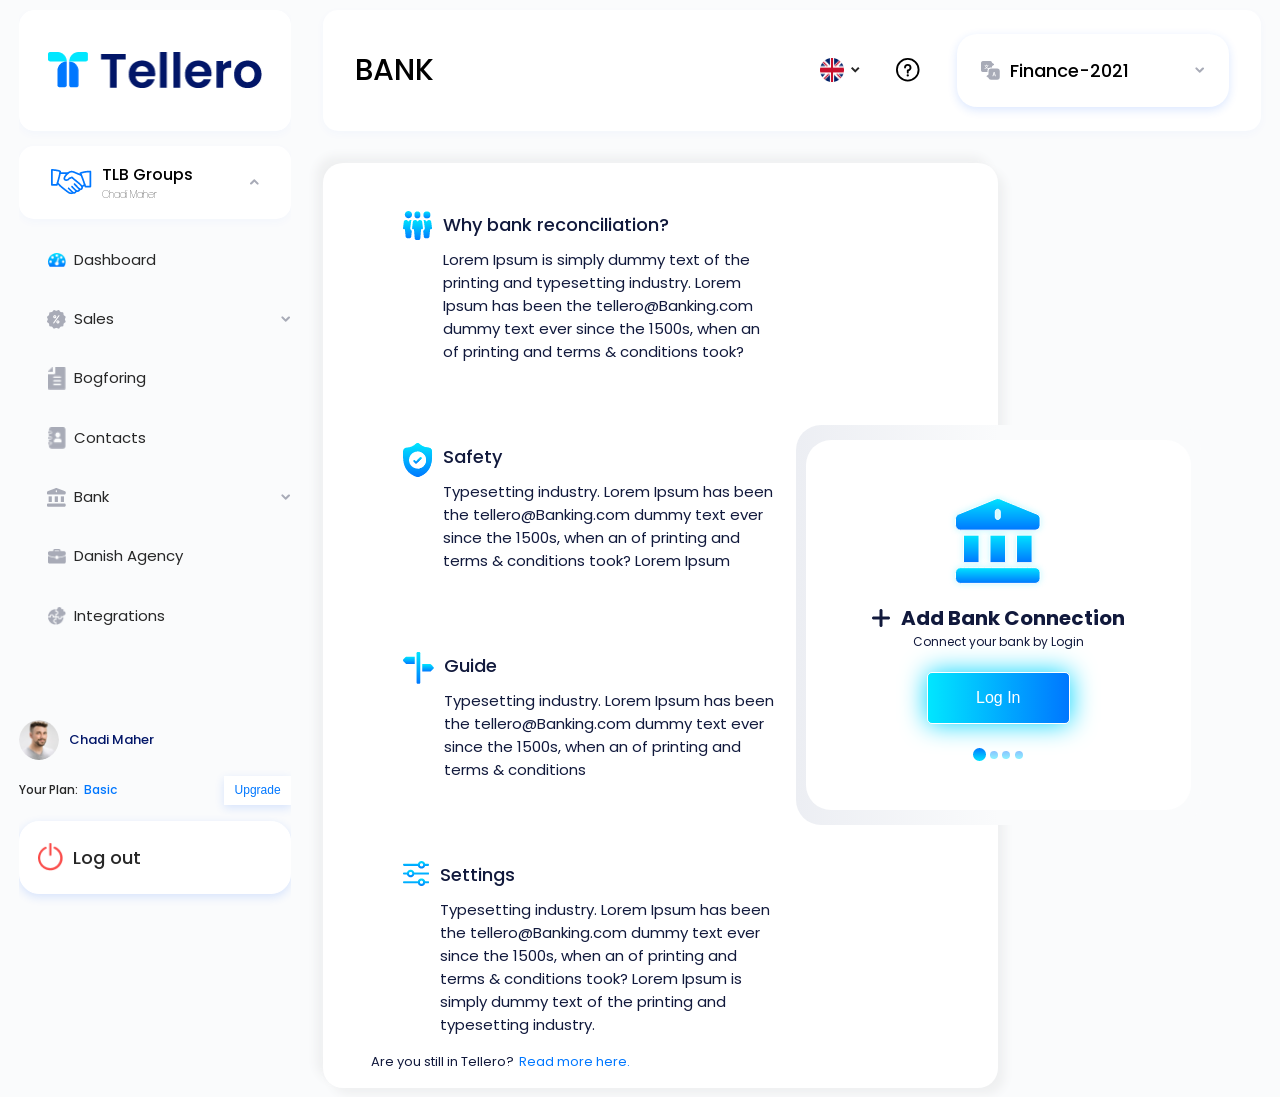
<file: bank.html>
<!DOCTYPE html>
<html lang="en">

<head>
    <meta charset="UTF-8">
    <meta http-equiv="X-UA-Compatible" content="IE=edge">
    <meta name="viewport" content="width=device-width, initial-scale=1.0">
 
   
    <link rel="stylesheet" href="./css/Common.css">
    <link rel="stylesheet" href="./css/bank.css">

    <link
        href="https://fonts.googleapis.com/css2?family=Poppins:ital,wght@0,100;0,200;0,300;0,400;0,500;0,600;0,700;0,800;0,900;1,200;1,300;1,600&display=swap"
        rel="stylesheet">

    <link rel="stylesheet" href="https://pro.fontawesome.com/releases/v5.10.0/css/all.css"
        integrity="sha384-AYmEC3Yw5cVb3ZcuHtOA93w35dYTsvhLPVnYs9eStHfGJvOvKxVfELGroGkvsg+p" crossorigin="anonymous" />


    <title>Tellero</title>
</head>

<body>
    <div class="bank-container">
      <div class="sidebar-wrapper">
        <div class="image-wrapper">
          <img src="./images/close.png" alt="">
        </div>
        <aside>
         
          <div class="logo-wrapper">
           <img src="images/main-logo.png" />
           
          </div>
  
          <div class="side-group-drop-down">
            <div class="side-group-head">
              <img src="./images/hand-shake.png" alt="">
              <div class="presentation">
                <h3>TLB Groups</h3>
                <p>Chadi Maher</p>
              </div>
              <img src="./images/aside-drop-down-gray-icon.png" alt="" class="side-group-head-arrow">
            </div>
         
          <div class="inner-setting">
                <div
                    class="top">

                    <img src="images/add.png" />
                    <h5 class="m-0">Add a business</h5>
                </div>

                <ul class="">
                    <li>
                        <a href="#">Settings</a>
                    </li>
                    <li >
                        <a href="#">Get Help</a>
                    </li>
                    <li >
                        <a href="#">Log out</a>
                    </li>
                </ul>
                </div>
          </div>
  
          <nav>
           <li class="nav-item">
               <a class="nav-link" href="#"> <div>
                   <img src="images/dashboard.png" />
               </div><span>Dashboard</span></a>
           </li>
  
           <li class="nav-item">
             <div class="item-head sales-item-head">
               <div><img src="images/discount.png" /></div>
               <p>Sales</p>
               <img src="./images/aside-drop-down-gray-icon.png" alt="">
             </div>
             <ul class="sales-contact">
               <li>
                 Current
               </li>
               <li>
                 All
               </li>
               <li>
                 Offer
               </li>
               <li>
                 Products
               </li>
               <li>
                 Subscription
               </li>
             </ul>
           </li>
           <li class="nav-item">
               <a class="nav-link" href="#">
                    <div>
                       <img
                       src="images/invoice.png" />
                    </div>
                       
                       <span>Bogforing</span></a>
           </li>
         
           <li class="nav-item">
               <a class="nav-link" href="#"><div>
                   <img
                   src="images/notebook-of-contacts.png" />
               </div><span>Contacts</span></a>
           </li>
  
           <li class="nav-item">
             <div class="item-head">
               <div><img src="images/bank-icon.png" /></div>
               <p>Bank</p>
               <img src="./images/aside-drop-down-gray-icon.png" alt="">
             </div>
           </li>
  
  
           <li class="nav-item">
               <a class="nav-link" href="#"><div>
                   <img
                   src="images/Tellero icons white-6.png" />
               </div><span>Danish Agency</span></a>
           </li>
           <li class="nav-item">
             <a class="nav-link" href="#"> <div>
                 <img src="images/skill-development.png" />
             </div><span>Integrations</span></a>
         </li>
          </nav>
  
          <div class="aside-bottom">
              <div class="profile-container">
               <img src="images/profile.png" />
               <p>Chadi Maher</p>
              </div>
              <div class="plan">
               <p>Your Plan: <span> Basic</span></p>
               <button type="button" class="btn btn-white">Upgrade</button>
              </div>
              <div class="logout">
               <a href="#"><img
                       src="images/signoff.png" /> Log out</a>
           </div>
          </div>
      </aside>
      </div>
       <section class="bank-body">
         <div class="mobile-header">
          <img src="images/main-logo.png" />
          <img src="./images/humberger.png" alt="" class="burger-menu">
         </div>
        <div class="export-body-top">
          <div class="left">
    
              <h1>bank</h1>
          </div>
          <div class="left-arrow-icon-mbl">
            <img src="./images/arrow-left.png" alt="">
          </div>
         <div class="right right-top">
          <div class="right-arrow-icon-mbl">
            <img src="./images/arrow-right.png" alt="">
          </div>
           <div class="country-dropdown">
             <div class="country-dropdown-head">
               <img src="./images/flag.png" alt="">
               <img src="./images/flag-drop-down.png" alt="">
             </div>
           </div>

          <!-- info icon -->
          <svg id="information" xmlns="http://www.w3.org/2000/svg" width="23.546" height="23.546" viewBox="0 0 23.546 23.546">
            <g id="Group_2309" data-name="Group 2309">
              <g id="Group_2308" data-name="Group 2308">
                <circle id="Ellipse_1419" data-name="Ellipse 1419" cx="1.15" cy="1.15" r="1.15" transform="translate(10.623 16.257)" fill="#000"/>
                <path id="Path_2082" data-name="Path 2082" d="M11.773,0A11.773,11.773,0,1,0,23.546,11.773,11.767,11.767,0,0,0,11.773,0Zm0,21.707a9.934,9.934,0,1,1,9.934-9.934A9.928,9.928,0,0,1,11.773,21.707Z" fill="#000"/>
                <path id="Path_2083" data-name="Path 2083" d="M179.679,128.5A3.683,3.683,0,0,0,176,132.179a.92.92,0,0,0,1.84,0,1.84,1.84,0,1,1,1.84,1.84.92.92,0,0,0-.92.92v2.3a.92.92,0,0,0,1.84,0v-1.5a3.679,3.679,0,0,0-.92-7.242Z" transform="translate(-167.906 -122.59)" fill="#000"/>
              </g>
            </g>
          </svg>


          <div class="finance-dropdown">
            <div class="finance-dropdown-head">
              <img src="./images/translate.png" alt="">
              <h4>Finance-2021</h4>
              <img src="./images/aside-drop-down-gray-icon.png" alt="">
            </div>
            <ul class="finance-dropdown-content">
                  <li>
                    Finance Year 2021
                  </li>
                  <li>
                    Create new Finance Year
                  </li>
            </ul>
          </div>
         </div>
      </div>

        <div class="bank-body-bottom">
            <div class="bank-advantages">

               <div class="bank-connection-box-wrapper">
                <div class="bank-connection-box">
                  <img src="./images/bank (2).png" alt="">
                  <div class="add-connection-heading">
                      <img src="./images/e-add-black.png" alt="">
                      <h1>Add Bank Connection</h1>
                  </div>
                  <small>Connect your bank by Login</small>
                  <button>Log In</button>
                  <img src="./images/step-dots.png" alt="" class="step-dots-img">
              </div>
               </div>
               <ul>
                   <li>
                       <img src="./images/teamwork.png" alt="">
                       <div class="presentation">
                           <h3>Why bank reconciliation?</h3>
                           <p>Lorem Ipsum is simply dummy text of the printing and typesetting industry. 
                            Lorem Ipsum has been the tellero@Banking.com dummy text ever since the 
                            1500s, when an of printing and terms & conditions took?
                            </p>
                       </div>
                   </li>
                   <li>
                    <img src="./images/surface1.png" alt="">
                    <div class="presentation">
                        <h3>Safety</h3>
                        <p>Typesetting industry. Lorem Ipsum has been the tellero@Banking.com dummy 
                            text ever since the 1500s, when an of printing and terms & conditions took?
                            Lorem Ipsum
                         </p>
                    </div>
                </li>
                <li>
                    <img src="./images/signpost.png" alt="">
                    <div class="presentation">
                        <h3>Guide</h3>
                        <p>Typesetting industry. Lorem Ipsum has been the tellero@Banking.com dummy 
                            text ever since the 1500s, when an of printing and terms & conditions
                         </p>
                    </div>
                </li>
                <li>
                    <img src="./images/settings.png" alt="">
                    <div class="presentation">
                        <h3>Settings</h3>
                        <p>Typesetting industry. Lorem Ipsum has been the tellero@Banking.com dummy 
                            text ever since the 1500s, when an of printing and terms & conditions took?
                            Lorem Ipsum is simply dummy text of the printing and typesetting industry.
                         </p>
                    </div>
                </li>
               </ul>

               <p>Are you still in Tellero?<a href="#"> Read more here.</a></p>
            </div>
        </div>
       </section>

    </div>
          
    <script src="./js/Events/MobileVersion.js"></script>
    <script src="./js/Events/Aside.js"></script>
    <script src="js/custom.js"></script>
    <script src="js/jquery-3.6.0.js"></script>
    <script src="js/bootstrap.min.js"></script>
</body>

</html>
</file>
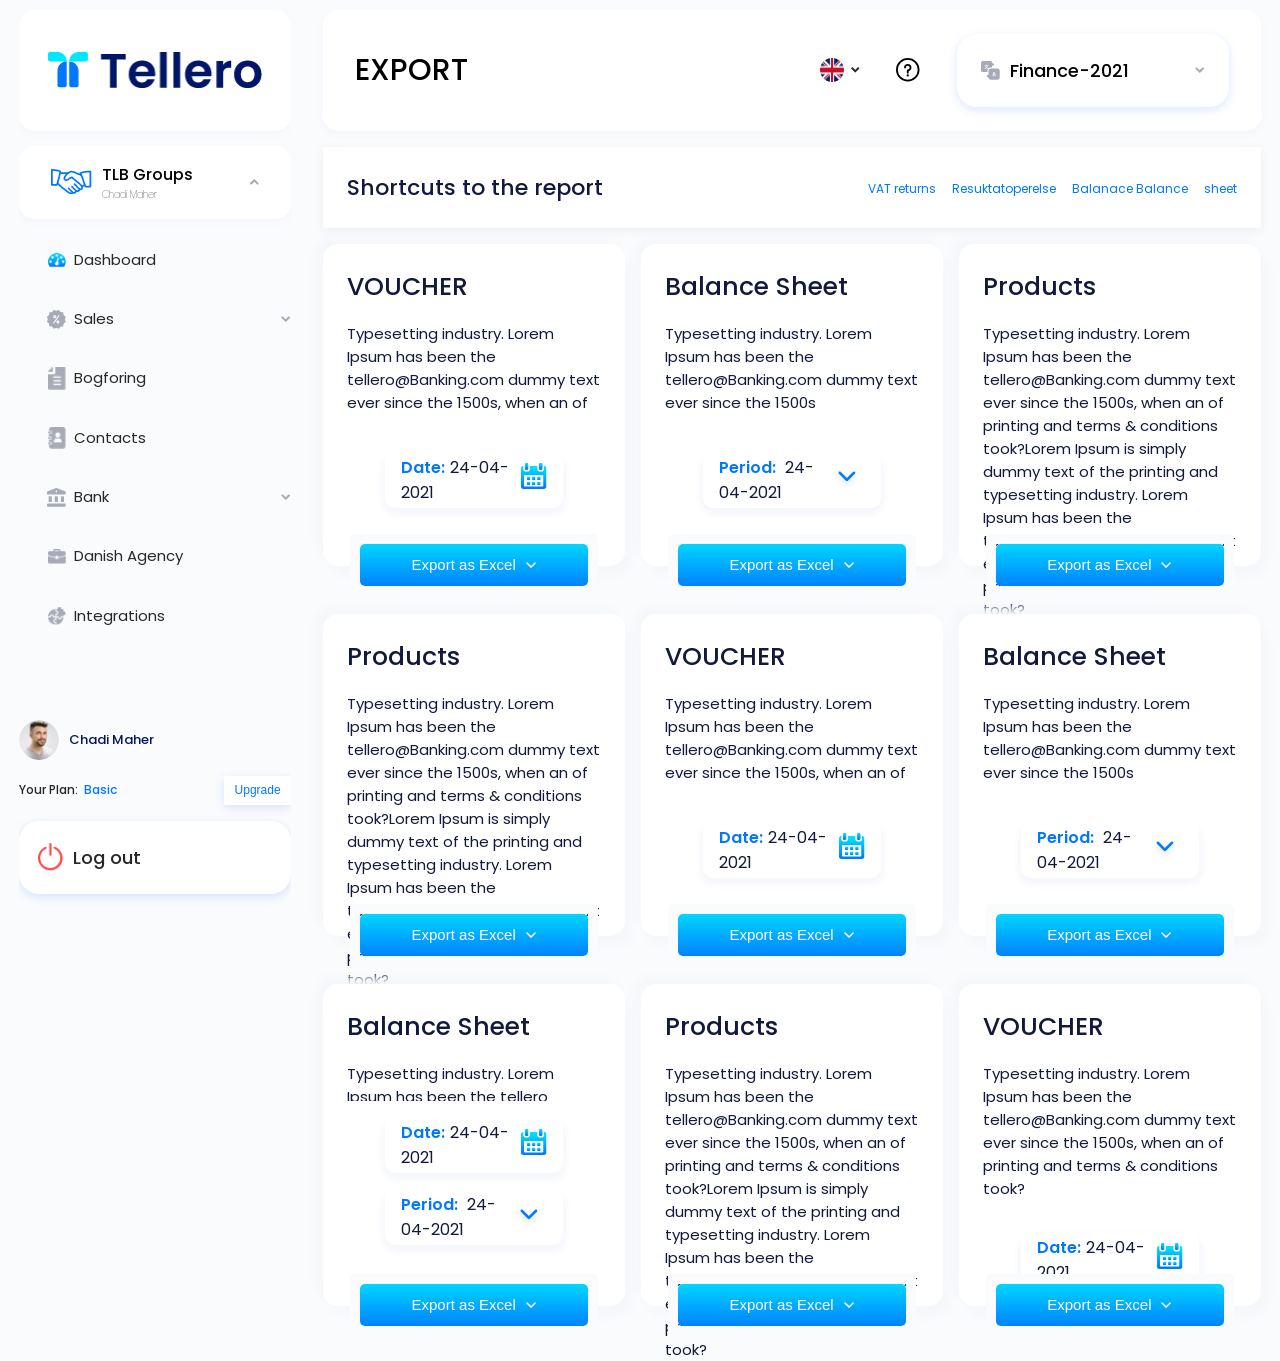
<file: export.html>
<!DOCTYPE html>
<html lang="en">

<head>
    <meta charset="UTF-8">
    <meta http-equiv="X-UA-Compatible" content="IE=edge">
    <meta name="viewport" content="width=device-width, initial-scale=1.0">
 
   
    <link rel="stylesheet" href="./css/Common.css">
    <link rel="stylesheet" href="./css/bank.css">
    <link rel="stylesheet" href="./css/export.css">

    <link
        href="https://fonts.googleapis.com/css2?family=Poppins:ital,wght@0,100;0,200;0,300;0,400;0,500;0,600;0,700;0,800;0,900;1,200;1,300;1,600&display=swap"
        rel="stylesheet">

    <link rel="stylesheet" href="https://pro.fontawesome.com/releases/v5.10.0/css/all.css"
        integrity="sha384-AYmEC3Yw5cVb3ZcuHtOA93w35dYTsvhLPVnYs9eStHfGJvOvKxVfELGroGkvsg+p" crossorigin="anonymous" />


    <title>Tellero</title>
</head>

<body>
    <div class="export-container">
      <div class="sidebar-wrapper">
        <div class="image-wrapper">
          <img src="./images/close.png" alt="">
        </div>
        <aside>
         
          <div class="logo-wrapper">
           <img src="images/main-logo.png" />
           
          </div>
   <div class="side-group-drop-down">
            <div class="side-group-head">
              <img src="./images/hand-shake.png" alt="">
              <div class="presentation">
                <h3>TLB Groups</h3>
                <p>Chadi Maher</p>
              </div>
              <img src="./images/aside-drop-down-gray-icon.png" alt="" class="side-group-head-arrow">
            </div>
         
          <div class="inner-setting">
                <div
                    class="top">

                    <img src="images/add.png" />
                    <h5 class="m-0">Add a business</h5>
                </div>

                <ul class="">
                    <li>
                        <a href="#">Settings</a>
                    </li>
                    <li >
                        <a href="#">Get Help</a>
                    </li>
                    <li >
                        <a href="#">Log out</a>
                    </li>
                </ul>
                </div>
          </div>
  
  
          <nav>
           <li class="nav-item">
               <a class="nav-link" href="#"> <div>
                   <img src="images/dashboard.png" />
               </div><span>Dashboard</span></a>
           </li>
  
           <li class="nav-item">
             <div class="item-head sales-item-head">
               <div><img src="images/discount.png" /></div>
               <p>Sales</p>
               <img src="./images/aside-drop-down-gray-icon.png" alt="">
             </div>
             <ul class="sales-contact">
               <li>
                 Current
               </li>
               <li>
                 All
               </li>
               <li>
                 Offer
               </li>
               <li>
                 Products
               </li>
               <li>
                 Subscription
               </li>
             </ul>
           </li>
           <li class="nav-item">
               <a class="nav-link" href="#">
                    <div>
                       <img
                       src="images/invoice.png" />
                    </div>
                       
                       <span>Bogforing</span></a>
           </li>
         
           <li class="nav-item">
               <a class="nav-link" href="#"><div>
                   <img
                   src="images/notebook-of-contacts.png" />
               </div><span>Contacts</span></a>
           </li>
  
           <li class="nav-item">
             <div class="item-head">
               <div><img src="images/bank-icon.png" /></div>
               <p>Bank</p>
               <img src="./images/aside-drop-down-gray-icon.png" alt="">
             </div>
           </li>
  
  
           <li class="nav-item">
               <a class="nav-link" href="#"><div>
                   <img
                   src="images/Tellero icons white-6.png" />
               </div><span>Danish Agency</span></a>
           </li>
           <li class="nav-item">
             <a class="nav-link" href="#"> <div>
                 <img src="images/skill-development.png" />
             </div><span>Integrations</span></a>
         </li>
          </nav>
  
          <div class="aside-bottom">
              <div class="profile-container">
               <img src="images/profile.png" />
               <p>Chadi Maher</p>
              </div>
              <div class="plan">
               <p>Your Plan: <span> Basic</span></p>
               <button type="button" class="btn btn-white">Upgrade</button>
              </div>
              <div class="logout">
               <a href="#"><img
                       src="images/signoff.png" /> Log out</a>
           </div>
          </div>
      </aside>
      </div>
       <section class="export-body">
        <div class="mobile-header">
          <img src="images/main-logo.png" />
          <img src="./images/humberger.png" alt="" class="burger-menu">
         </div>
        <div class="export-body-top">
            <div class="left">
      
                <h1>export</h1>
            </div>
            <div class="left-arrow-icon-mbl">
              <img src="./images/arrow-left.png" alt="">
            </div>
           <div class="right right-top">
            <div class="right-arrow-icon-mbl">
              <img src="./images/arrow-right.png" alt="">
            </div>
             <div class="country-dropdown">
               <div class="country-dropdown-head">
                 <img src="./images/flag.png" alt="">
                 <img src="./images/flag-drop-down.png" alt="">
               </div>
             </div>

            <!-- info icon -->
            <svg id="information" xmlns="http://www.w3.org/2000/svg" width="23.546" height="23.546" viewBox="0 0 23.546 23.546">
              <g id="Group_2309" data-name="Group 2309">
                <g id="Group_2308" data-name="Group 2308">
                  <circle id="Ellipse_1419" data-name="Ellipse 1419" cx="1.15" cy="1.15" r="1.15" transform="translate(10.623 16.257)" fill="#000"/>
                  <path id="Path_2082" data-name="Path 2082" d="M11.773,0A11.773,11.773,0,1,0,23.546,11.773,11.767,11.767,0,0,0,11.773,0Zm0,21.707a9.934,9.934,0,1,1,9.934-9.934A9.928,9.928,0,0,1,11.773,21.707Z" fill="#000"/>
                  <path id="Path_2083" data-name="Path 2083" d="M179.679,128.5A3.683,3.683,0,0,0,176,132.179a.92.92,0,0,0,1.84,0,1.84,1.84,0,1,1,1.84,1.84.92.92,0,0,0-.92.92v2.3a.92.92,0,0,0,1.84,0v-1.5a3.679,3.679,0,0,0-.92-7.242Z" transform="translate(-167.906 -122.59)" fill="#000"/>
                </g>
              </g>
            </svg>


            <div class="finance-dropdown">
              <div class="finance-dropdown-head">
                <img src="./images/translate.png" alt="">
                <h4>Finance-2021</h4>
                <img src="./images/aside-drop-down-gray-icon.png" alt="">
              </div>
              <ul class="finance-dropdown-content">
                    <li>
                      Finance Year 2021
                    </li>
                    <li>
                      Create new Finance Year
                    </li>
              </ul>
            </div>
           </div>
        </div>


        <div class="report-shortcut">
          <h2>Shortcuts to the report</h2>
          <div class="left-arrow-icon-mbl-shoutcut">
            <img src="./images/arrow-left.png" alt="">
          </div>
          <nav>
            
              <div class="right-arrow-icon-mbl-shoutcut">
                <img src="./images/arrow-right.png" alt="">
              </div>
            
            <li>
              <a href="#">
                VAT returns 
              </a>
            </li>
            <li>
              <a href="#">
                Resuktatoperelse
              </a>
            </li>
            <li>
              <a href="#">
                Balanace Balance
              </a>
            </li>
            <li>
              <a href="#">
                sheet
              </a>
            </li>
           
          </nav>
        </div>


        <form class="boxes">
          <div class="box date-box">
           <div class="presentation">
            <h1>VOUCHER</h1>
            <p>Typesetting industry. Lorem Ipsum has been the tellero@Banking.com dummy text ever since the 1500s, when an of printing and terms & conditions took?</p>
           </div>
            <div class="input-wrapper">
              <p>Date:<span>24-04-2021</span></p>
              <div class="image-wrapper">
                <img src="./images/calendar (1).png" alt="">
              </div>
            </div>

            <div class="button-wrapper">
              <button>
                Export as Excel
                <img src="./images/Group 2412.png" alt="">
              </button>
            </div>
          </div>

          <div class="box date-box">
            <div class="presentation">
             <h1>Balance Sheet</h1>
             <p>Typesetting industry. Lorem Ipsum has been the tellero@Banking.com dummy text ever since the 1500s</p>
            </div>
             <div class="input-wrapper">
               <p>Period: <span>24-04-2021</span></p>
               <img src="./images/Group Copy.png" alt="">
             </div>
 
             <div class="button-wrapper">
               <button>
                 Export as Excel
                 <img src="./images/Group 2412.png" alt="">
               </button>
             </div>
           </div>

           <div class="box">
            <div class="presentation">
             <h1>Products</h1>
             <p>Typesetting industry. Lorem Ipsum has been the tellero@Banking.com dummy text ever since the 1500s, when an of printing and terms & conditions took?Lorem Ipsum is simply dummy text of the printing and typesetting industry. Lorem Ipsum has been the tellero@Banking.com dummy text ever since the 1500s, when an of printing and terms & conditions took?</p>
            </div>
            
 
             <div class="button-wrapper">
               <button>
                 Export as Excel
                 <img src="./images/Group 2412.png" alt="">
               </button>
             </div>
           </div>

           <div class="box">
            <div class="presentation">
             <h1>Products</h1>
             <p>Typesetting industry. Lorem Ipsum has been the tellero@Banking.com dummy text ever since the 1500s, when an of printing and terms & conditions took?Lorem Ipsum is simply dummy text of the printing and typesetting industry. Lorem Ipsum has been the tellero@Banking.com dummy text ever since the 1500s, when an of printing and terms & conditions took?</p>
            </div>

             <div class="button-wrapper">
               <button>
                 Export as Excel
                 <img src="./images/Group 2412.png" alt="">
               </button>
             </div>
           </div>

           <div class="box date-box">
            <div class="presentation">
             <h1>VOUCHER</h1>
             <p>Typesetting industry. Lorem Ipsum has been the tellero@Banking.com dummy text ever since the 1500s, when an of printing and terms & conditions took?</p>
            </div>
             <div class="input-wrapper">
               <p>Date:<span>24-04-2021</span></p>
               <div class="image-wrapper">
                 <img src="./images/calendar (1).png" alt="">
               </div>
             </div>
 
             <div class="button-wrapper">
               <button>
                 Export as Excel
                 <img src="./images/Group 2412.png" alt="">
               </button>
             </div>
           </div>

           <div class="box date-box">
            <div class="presentation">
             <h1>Balance Sheet</h1>
             <p>Typesetting industry. Lorem Ipsum has been the tellero@Banking.com dummy text ever since the 1500s</p>
            </div>
             <div class="input-wrapper">
               <p>Period: <span>24-04-2021</span></p>
               <img src="./images/Group Copy.png" alt="">
             </div>
 
             <div class="button-wrapper">
               <button>
                 Export as Excel
                 <img src="./images/Group 2412.png" alt="">
               </button>
             </div>
           </div>

           <div class="box two-input-box">
            <div class="presentation">
             <h1>Balance Sheet</h1>
             <p>Typesetting industry. Lorem Ipsum has been the tellero</p>
            </div>  <div class="input-wrapper">
              <p>Date:<span>24-04-2021</span></p>
              <div class="image-wrapper">
                <img src="./images/calendar (1).png" alt="">
              </div>
            </div>
             <div class="input-wrapper">
               <p>Period: <span>24-04-2021</span></p>
               <img src="./images/Group Copy.png" alt="">
             </div>
           
             <div class="button-wrapper">
               <button>
                 Export as Excel
                 <img src="./images/Group 2412.png" alt="">
               </button>
             </div>
           </div>


           <div class="box">
            <div class="presentation">
             <h1>Products</h1>
             <p>Typesetting industry. Lorem Ipsum has been the tellero@Banking.com dummy text ever since the 1500s, when an of printing and terms & conditions took?Lorem Ipsum is simply dummy text of the printing and typesetting industry. Lorem Ipsum has been the tellero@Banking.com dummy text ever since the 1500s, when an of printing and terms & conditions took?</p>
            </div>

             <div class="button-wrapper">
               <button>
                 Export as Excel
                 <img src="./images/Group 2412.png" alt="">
               </button>
             </div>
           </div> 
           
           
           <div class="box">
            <div class="presentation">
             <h1>VOUCHER</h1>
             <p>Typesetting industry. Lorem Ipsum has been the tellero@Banking.com dummy text ever since the 1500s, when an of printing and terms & conditions took?</p>
            </div>
             <div class="input-wrapper">
               <p>Date:<span>24-04-2021</span></p>
               <div class="image-wrapper">
                 <img src="./images/calendar (1).png" alt="">
               </div>
             </div>
 
             <div class="button-wrapper">
               <button>
                 Export as Excel
                 <img src="./images/Group 2412.png" alt="">
               </button>
             </div>
           </div>
        </form>


       </section>

    </div>
          

    <script src="./js/Events/MobileVersion.js"></script>
    <script src="./js/Events/Aside.js"></script>
    
    <script src="js/jquery-3.6.0.js"></script>
    <script src="js/bootstrap.min.js"></script>
</body>

</html>
</file>
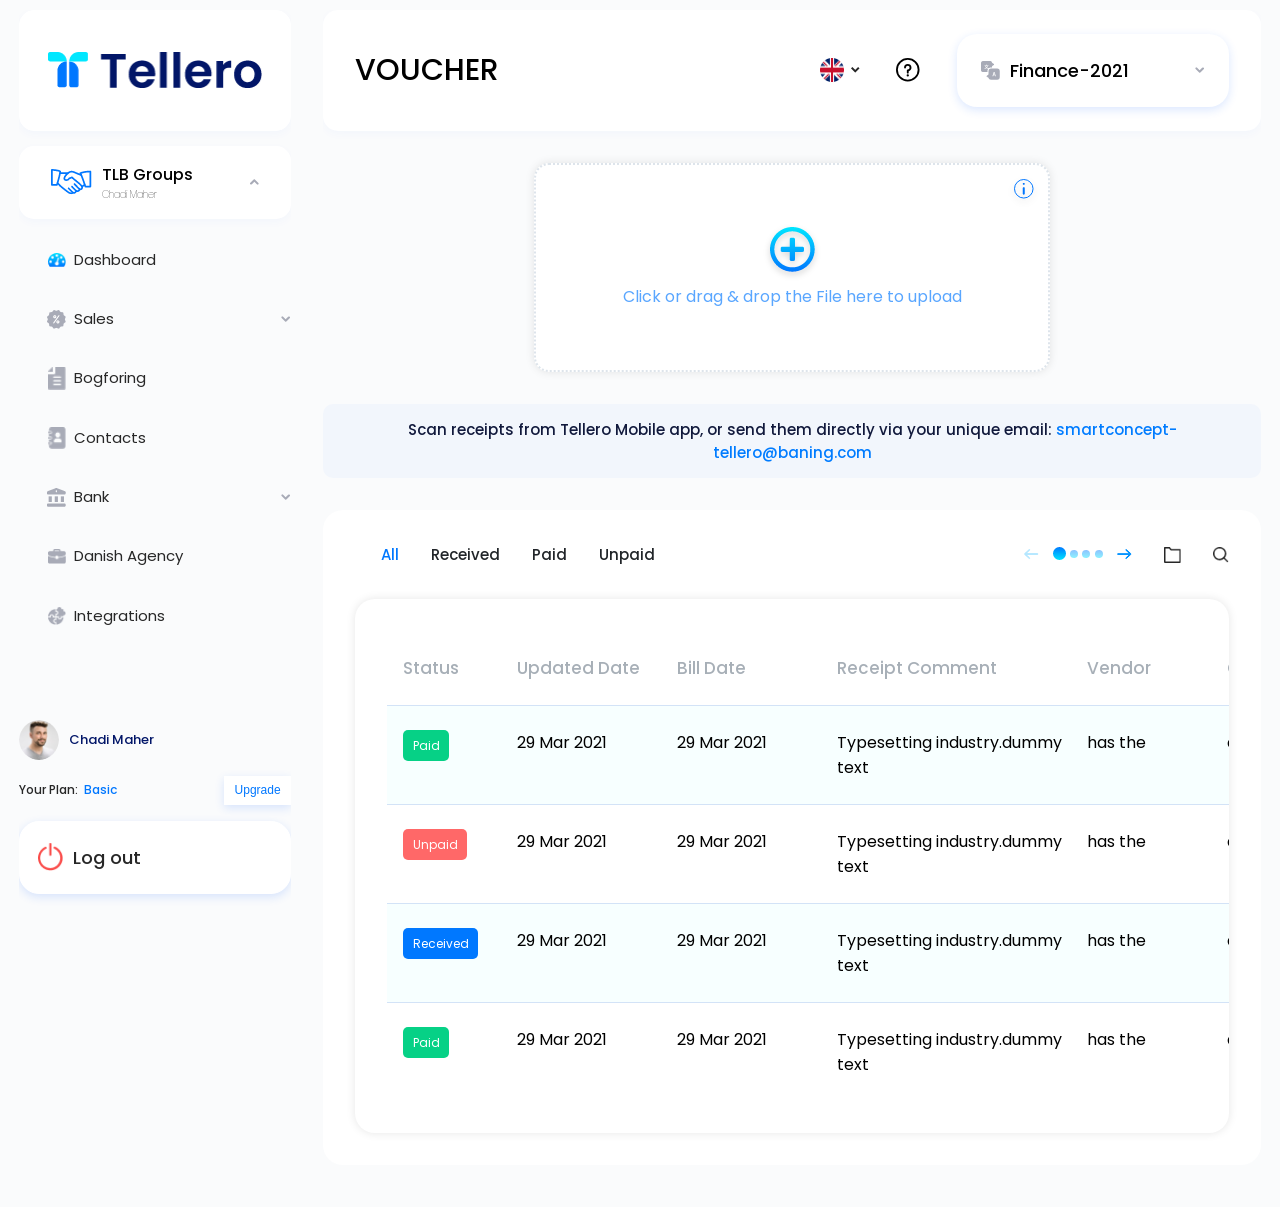
<file: voucher.html>
<!DOCTYPE html>
<html lang="en">

<head>
    <meta charset="UTF-8">
    <meta http-equiv="X-UA-Compatible" content="IE=edge">
    <meta name="viewport" content="width=device-width, initial-scale=1.0">
 
   
    <link rel="stylesheet" href="./css/Common.css">
    <link rel="stylesheet" href="./css/bank.css">
    <link rel="stylesheet" href="./css/voucher.css">

    <link
        href="https://fonts.googleapis.com/css2?family=Poppins:ital,wght@0,100;0,200;0,300;0,400;0,500;0,600;0,700;0,800;0,900;1,200;1,300;1,600&display=swap"
        rel="stylesheet">

    <link rel="stylesheet" href="https://pro.fontawesome.com/releases/v5.10.0/css/all.css"
        integrity="sha384-AYmEC3Yw5cVb3ZcuHtOA93w35dYTsvhLPVnYs9eStHfGJvOvKxVfELGroGkvsg+p" crossorigin="anonymous" />


    <title>Tellero</title>
</head>

<body>
    <div class="voucher-container">
        <div class="sidebar-wrapper">
            <div class="image-wrapper">
              <img src="./images/close.png" alt="">
            </div>
            <aside>
             
              <div class="logo-wrapper">
               <img src="images/main-logo.png" />
               
              </div>
      
              <div class="side-group-drop-down">
            <div class="side-group-head">
              <img src="./images/hand-shake.png" alt="">
              <div class="presentation">
                <h3>TLB Groups</h3>
                <p>Chadi Maher</p>
              </div>
              <img src="./images/aside-drop-down-gray-icon.png" alt="" class="side-group-head-arrow">
            </div>
         
          <div class="inner-setting">
                <div
                    class="top">

                    <img src="images/add.png" />
                    <h5 class="m-0">Add a business</h5>
                </div>

                <ul class="">
                    <li>
                        <a href="#">Settings</a>
                    </li>
                    <li >
                        <a href="#">Get Help</a>
                    </li>
                    <li >
                        <a href="#">Log out</a>
                    </li>
                </ul>
                </div>
          </div>
  
      
              <nav>
               <li class="nav-item">
                   <a class="nav-link" href="#"> <div>
                       <img src="images/dashboard.png" />
                   </div><span>Dashboard</span></a>
               </li>
      
               <li class="nav-item">
                 <div class="item-head sales-item-head">
                   <div><img src="images/discount.png" /></div>
                   <p>Sales</p>
                   <img src="./images/aside-drop-down-gray-icon.png" alt="">
                 </div>
                 <ul class="sales-contact">
                   <li>
                     Current
                   </li>
                   <li>
                     All
                   </li>
                   <li>
                     Offer
                   </li>
                   <li>
                     Products
                   </li>
                   <li>
                     Subscription
                   </li>
                 </ul>
               </li>
               <li class="nav-item">
                   <a class="nav-link" href="#">
                        <div>
                           <img
                           src="images/invoice.png" />
                        </div>
                           
                           <span>Bogforing</span></a>
               </li>
             
               <li class="nav-item">
                   <a class="nav-link" href="#"><div>
                       <img
                       src="images/notebook-of-contacts.png" />
                   </div><span>Contacts</span></a>
               </li>
      
               <li class="nav-item">
                 <div class="item-head">
                   <div><img src="images/bank-icon.png" /></div>
                   <p>Bank</p>
                   <img src="./images/aside-drop-down-gray-icon.png" alt="">
                 </div>
               </li>
      
      
               <li class="nav-item">
                   <a class="nav-link" href="#"><div>
                       <img
                       src="images/Tellero icons white-6.png" />
                   </div><span>Danish Agency</span></a>
               </li>
               <li class="nav-item">
                 <a class="nav-link" href="#"> <div>
                     <img src="images/skill-development.png" />
                 </div><span>Integrations</span></a>
             </li>
              </nav>
      
              <div class="aside-bottom">
                  <div class="profile-container">
                   <img src="images/profile.png" />
                   <p>Chadi Maher</p>
                  </div>
                  <div class="plan">
                   <p>Your Plan: <span> Basic</span></p>
                   <button type="button" class="btn btn-white">Upgrade</button>
                  </div>
                  <div class="logout">
                   <a href="#"><img
                           src="images/signoff.png" /> Log out</a>
               </div>
              </div>
          </aside>
          </div>
       <section class="voucher-body">
        <div class="mobile-header">
            <img src="images/main-logo.png" />
            <img src="./images/humberger.png" alt="" class="burger-menu">
           </div>
        <div class="export-body-top">
            <div class="left">
      
                <h1>voucher</h1>
            </div>
            <div class="left-arrow-icon-mbl">
                <img src="./images/arrow-left.png" alt="">
              </div>

           <div class="right right-top">
                <div class="right-arrow-icon-mbl">
              <img src="./images/arrow-right.png" alt="">
            </div>
             <div class="country-dropdown">
               <div class="country-dropdown-head">
                 <img src="./images/flag.png" alt="">
                 <img src="./images/flag-drop-down.png" alt="">
               </div>
             </div>

            <!-- info icon -->
            <svg id="information" xmlns="http://www.w3.org/2000/svg" width="23.546" height="23.546" viewBox="0 0 23.546 23.546">
              <g id="Group_2309" data-name="Group 2309">
                <g id="Group_2308" data-name="Group 2308">
                  <circle id="Ellipse_1419" data-name="Ellipse 1419" cx="1.15" cy="1.15" r="1.15" transform="translate(10.623 16.257)" fill="#000"/>
                  <path id="Path_2082" data-name="Path 2082" d="M11.773,0A11.773,11.773,0,1,0,23.546,11.773,11.767,11.767,0,0,0,11.773,0Zm0,21.707a9.934,9.934,0,1,1,9.934-9.934A9.928,9.928,0,0,1,11.773,21.707Z" fill="#000"/>
                  <path id="Path_2083" data-name="Path 2083" d="M179.679,128.5A3.683,3.683,0,0,0,176,132.179a.92.92,0,0,0,1.84,0,1.84,1.84,0,1,1,1.84,1.84.92.92,0,0,0-.92.92v2.3a.92.92,0,0,0,1.84,0v-1.5a3.679,3.679,0,0,0-.92-7.242Z" transform="translate(-167.906 -122.59)" fill="#000"/>
                </g>
              </g>
            </svg>


            <div class="finance-dropdown">
              <div class="finance-dropdown-head">
                <img src="./images/translate.png" alt="">
                <h4>Finance-2021</h4>
                <img src="./images/aside-drop-down-gray-icon.png" alt="">
              </div>
              <ul class="finance-dropdown-content">
                    <li>
                      Finance Year 2021
                    </li>
                    <li>
                      Create new Finance Year
                    </li>
              </ul>
            </div>
           </div>
        </div>


        <div class="form-area">
            <form>
                
                <input type="file" id="voucher-file">
                <label for="voucher-file">
                    <img src="./images/detail.png"class="info-icon" alt="">
                    <img src="./images/upload.png" alt="">
                    <p>Click or drag & drop the File here to upload</p>
                </label>
            </form>

            <p>Scan receipts from Tellero Mobile app, or send them directly via your unique email: <a href="#">smartconcept-tellero@baning.com </a> </p>
        </div>


        <!-- <div class="para-testing">
           
        </div> -->
        <div class="table-container">
            <div class="table-top">
                <ul class="left">
                    <li class="active">All</li>
                    <li>Received</li>
                    <li>Paid</li>
                    <li>Unpaid
                    </li>
                </ul>
                <div class="right">
                    <div class="arrow">
                        <img src="./images/login-1.png" alt="">
                        <img src="./images/step-dots.png" alt="">
                        <img src="./images/login.png" alt="">
                    </div>
                    <img src="./images/folder-1.png" alt="" class="folder-icon">
                    <img src="./images/serach.png" alt=""class="search-icon">
                </div>
            </div>

            <div class="table">
                <div class="table-head">
                    <div class="col1">
                        <h2>Status</h2>
                    </div>
                    <div class="col2">
                        <h2>Updated Date</h2>
                    </div>
                    <div class="col3">
                        <h2>Bill Date</h2>
                    </div>
                    <div class="col4">
                        <h2>Receipt Comment</h2>
                    </div>
                    <div class="col5">
                        <h2>Vendor</h2>
                    </div>
                    <div class="col6">
                        <h2>Catagory</h2>
                    </div>
                    <div class="col7">
                        <h2>Excl. VAT</h2>
                    </div>

                </div>

                <div class="table-body">
                    <div class="table-row">
                        <div class="col1 ">
                           <span class="green"> Paid</span>
                        </div>
                        <div class="col2">
                            29 Mar 2021
                        </div>
                        <div class="col3">
                            29 Mar 2021
                        </div>
                        <div class="col4">
                            Typesetting industry.dummy text
                        </div>
                        <div class="col5">
                            has the 
                        </div>
                        <div class="col6">
                         dummy text e
                        </div>
                        <div class="col7">
                            5,460 Kr
                        </div>
                    </div>
                    <div class="table-row">
                        <div class="col1 ">
                           <span class="red"> Unpaid</span>
                        </div>
                        <div class="col2">
                            29 Mar 2021
                        </div>
                        <div class="col3">
                            29 Mar 2021
                        </div>
                        <div class="col4">
                            Typesetting industry.dummy text
                        </div>
                        <div class="col5">
                            has the 
                        </div>
                        <div class="col6">
                         dummy text e
                        </div>
                        <div class="col7">
                            5,460 Kr
                        </div>
                    </div>
                    <div class="table-row">
                        <div class="col1 ">
                           <span class="blue">Received</span>
                        </div>
                        <div class="col2">
                            29 Mar 2021
                        </div>
                        <div class="col3">
                            29 Mar 2021
                        </div>
                        <div class="col4">
                            Typesetting industry.dummy text
                        </div>
                        <div class="col5">
                            has the 
                        </div>
                        <div class="col6">
                         dummy text e
                        </div>
                        <div class="col7">
                            5,460 Kr
                        </div>
                    </div>
                    <div class="table-row">
                        <div class="col1 ">
                           <span class="green"> Paid</span>
                        </div>
                        <div class="col2">
                            29 Mar 2021
                        </div>
                        <div class="col3">
                            29 Mar 2021
                        </div>
                        <div class="col4">
                            Typesetting industry.dummy text
                        </div>
                        <div class="col5">
                            has the 
                        </div>
                        <div class="col6">
                         dummy text e
                        </div>
                        <div class="col7">
                            5,460 Kr
                        </div>
                    </div>
                </div>

                

            </div>
        </div>
       </section>

    </div>
          


    <script src="./js/Events/MobileVersion.js"></script>
    <script src="./js/Events/Aside.js"></script>
 
</body>

</html>
</file>
<file: css/Common.css>
* {
  margin: 0;
  padding: 0;
  box-sizing: border-box;
}
nav,
ul {
  list-style: none;
}
a {
  text-decoration: none;
}
body {
  background-color: #fafbfc;
}
.bank-container,
.export-container,
.voucher-container {
  height: 100%;
  padding: 0.6rem 0rem;
  width: 97%;
  margin: auto;
  display: grid;
  grid-template-columns: 272px 1fr;
  grid-gap: 2rem;
  font-family: "Poppins";
}
/* .voucher-container {
  display: flex;
  height: 100%;
  padding: 0.6rem 0rem;
  width: 97%;
  margin: auto;
  font-family: "Poppins";
} */
aside {
  display: flex;
  flex-direction: column;
  padding-bottom: 1rem;
  position: relative;
  height: 100vh;
  position: sticky;
  top: 0.6rem;
  min-width: 260px;
  overflow-y: auto;
  /* background: red !important; */
}
aside::-webkit-scrollbar {
  display: none;
}
.sidebar-wrapper .image-wrapper {
  display: none;
  /* box-shadow: 0 3px 10px 0 rgb(33 108 252 / 16%); */
}
aside .logo-wrapper {
  display: flex;
  align-items: center;
  justify-content: center;

  padding: 19px 10px;
  background-color: #fff;
  margin-bottom: 15px;
  box-shadow: 0 3px 10px 0 rgb(33 108 252 / 3%);
  border: solid 1px #ffffff;
  min-height: 121px !important;
  border-radius: 15px;
}

aside .logo-wrapper img {
  width: 214px;
}
aside .logo-wrapper p {
  font-size: 30px;
  color: #021668;
  font-weight: 700;
  line-height: 0.5;
  padding-left: 5px;
}
.side-group-drop-down {
  position: relative;
}
.side-group-head {
  background-color: #fff;
  display: flex;
  align-items: center;
  justify-content: center;
  height: 73px;
  padding: 0rem 2rem;
  box-shadow: 0 3px 10px 0 rgb(33 108 252 / 3%);
  border-radius: 15px;
  cursor: pointer;
}
.side-group-head .presentation {
  flex: 1;

  margin-left: 10px;
}
.side-group-head h3 {
  font-size: 16px;
  font-weight: 500;
}
.side-group-head p {
  font-size: 10px;
  font-weight: lighter;
}
.side-group-head-arrow {
  transform: rotate(180deg);
}
.side-group-head-arrow.active {
  transform: rotate(0deg);
}
.inner-setting {
  background: #fff;
  border-radius: 15px;
  position: absolute;
  width: 100%;
  top: 115%;
  box-shadow: 0 0 10px 0 rgb(33 108 252 / 3%);
  padding: 2rem;
  display: none;
}

.inner-setting.active {
  display: block;
}
.inner-setting .top {
  display: flex;
  align-items: center;
  justify-content: center;
  padding-bottom: 1rem;
  border-bottom: 1px solid #11193c;
}
.inner-setting .top h5 {
  font-size: 16px;
  line-height: 1.5;
  color: #11193c;
  margin-left: 5px;
  font-weight: 400;
}
.inner-setting ul {
  margin-top: 2rem;
  padding-left: 2.5rem;
}
.inner-setting ul > * + * {
  margin-top: 1rem;
}
.inner-setting ul > li a {
  opacity: 0.8;
  font-size: 13px;
  line-height: 1.53;
  color: #11193c;
}
aside nav {
  margin-top: 30px;
  margin-bottom: 50px;
  padding-left: 20px;
}
aside nav > * + * {
  margin-top: 2.3rem;
}
.nav-item .item-head {
  display: flex;
  align-items: center;
}
.nav-item .item-head p {
  flex: 1;
}
.nav-item .item-head {
  cursor: pointer;
}
.nav-item ul {
  margin: 1rem 0rem;
  padding-left: 3rem;
}
.nav-item ul li {
  font-size: 14px;
  line-height: 1.5;
  color: #272727;
}
.nav-item ul > * + * {
  margin-top: 10px;
}
aside nav li a,
.nav-item .item-head p {
  display: flex;
  align-items: center;
  font-size: 15px;
  line-height: 1.5;
  color: #272727;
}
aside nav li a div,
.nav-item .item-head div {
  width: 35px;
  text-align: center;
  display: flex;
  align-items: center;
  justify-content: center;
}
aside nav li a div img {
  width: 18px;
}
.mobile-header {
  background-color: #fff;
  height: 74px;
  border-radius: 15px;
  display: flex;
  align-items: center;
  justify-content: space-between;
  padding: 0rem 1.5rem;
  margin-bottom: 1rem;
  display: none;
  /* width: 100px; */
}
.mobile-header > img:first-child {
  width: 156px;
}
.mobile-header > img:last-child {
  cursor: pointer;
}
.sales-contact {
  display: none;
}
.sales-contact li {
  cursor: pointer;
}
.sales-contact.active {
  display: block;
}
.aside-bottom {
  flex: 1;
  display: flex;
  flex-direction: column;
  justify-content: flex-end;
}
.aside-bottom .profile-container,
.aside-bottom .plan {
  display: flex;
  align-items: center;
}
.aside-bottom .profile-container img {
  width: 40px;
  height: 40px;
  border-radius: 50%;
  object-fit: cover;
}
.aside-bottom .profile-container p {
  font-size: 13px;
  line-height: 1.5px;
  font-weight: 500;
  color: #021668;
  margin-left: 10px;
}
.aside-bottom .plan {
  justify-content: space-between;
  margin: 1rem 0rem;
}
.aside-bottom .plan p {
  color: #272727;
  font-size: 12px;
  font-weight: 500;
}
.aside-bottom .plan p span {
  color: #0077ff;

  margin-left: 3px;
}
.aside-bottom .plan button {
  background-color: #fff;
  color: #0077ff !important;
  font-size: 12px !important;
  font-weight: 500 !important;
  box-shadow: 0 3px 10px 0 rgb(33 108 252 / 16%);
  border: solid 1px #ffffff;
  padding: 0.4rem 0.6rem;
}
.logout a {
  text-decoration: none;
  color: #272727;
  font-size: 18px;
  font-weight: 600;
  box-shadow: 0 3px 10px 0 rgb(33 108 252 / 16%);
  border: solid 1px #ffffff;
  background-color: #ffffff;
  padding: 10px 18px;
  display: block;
  width: 100%;
  height: 73px;
  display: flex;
  align-items: center;
  font-weight: 500;
  border-radius: 20px;
  justify-content: flex-start;
}
.logout a img {
  width: 25px;
  height: 28px;
  margin-right: 10px;
}

@media screen and (max-width: 1100px) {
  .bank-container,
  .export-container,
  .voucher-container {
    grid-template-columns: 1fr;
    width: 92%;
    overflow: hidden;
  }

  aside .logo-wrapper img {
    width: 200px;
  }
  .table-head .col7,
  .table-body .col7 {
    justify-content: center !important;
  }
  .mobile-header {
    padding: 0px 1rem;

    height: 65px;
    box-shadow: 0 3px 10px 0 rgb(33 108 252 / 3%);
  }
  .mobile-header > img:last-child {
    width: 32px;
  }
  .mobile-header > img:first-child {
    width: 130px;
  }
}
@media screen and (max-width: 780px) {
  .sidebar-wrapper {
    position: fixed;
    z-index: 10;

    width: 80%;
    left: -100%;
    height: 100vh;
    top: 0;
    transition: 0.3s ease all;
  }
  .sidebar-wrapper::after {
    width: 100vw;
    height: 100vh;
    background: rgba(0, 0, 0, 0.5);
    content: "";
    position: absolute;
    top: 0;
    left: 0;
    z-index: -2;
  }

  aside {
    background-color: #fff;

    width: 100%;
    padding: 2rem 3rem;
  }

  .mobile-header {
    display: flex;
  }
  .sidebar-wrapper .image-wrapper {
    position: absolute;
    right: -50px;
    z-index: 222;
    top: 10px;
    border-radius: 99px;
    background-color: rgb(255, 255, 255);
    width: 68px;
    height: 43px;
    display: flex;
    align-items: center;
    justify-content: center;
    cursor: pointer;
  }
  .sidebar-wrapper.active {
    left: 0%;
  }
}

@media screen and (max-width: 400px) {
  aside {
    padding: 2rem 1rem;
  }
}
</file>
<file: css/bank.css>
/* export-body-top */
.bank-container aside .aside-bottom {
  /* margin-top: 10rem; */
}
.bank-body,
.export-body {
  display: flex;
  flex-direction: column;
  /* width: 100%; */
  flex: 1;
}
.bank-body-top,
.export-body-top {
  justify-content: space-between;
  background-color: #fff;
  padding: 0.35rem 1rem;
  box-shadow: 0 3px 10px 0 rgb(33 108 252 / 3%);
}
.export-body-top {
  padding: 0.8rem 2rem;
  border-radius: 15px;
  height: 121px;
}
.right-arrow-icon-mbl,
.left-arrow-icon-mbl {
  display: none;
}
.bank-body-top .left img,
.export-body-top .left img {
  width: 60px;
}
.bank-body-top .left h1,
.export-body-top .left h1 {
  font-weight: 500;
  text-transform: uppercase;
  font-size: 30px;
}
.bank-body-top,
.bank-body-top .left,
.bank-body-top .right,
.export-body-top,
.export-body-top .left,
.export-body-top .right {
  display: flex;
  align-items: center;
}
.country-dropdown-head {
  display: flex;
  align-items: center;
  width: 40px;
  justify-content: space-between;
  /* margin-right: 1rem; */
  cursor: pointer;
}

.export-body-top .right svg {
  margin-right: 2.3rem;
  margin-left: 2.3rem;
}
.finance-dropdown {
  position: relative;

  /* margin-left: 1.5rem; */
}
.finance-dropdown-content {
  position: absolute;
  top: 110%;
  background-color: #fff;
  width: 100%;
  border-radius: 24px;
  z-index: 222;
  min-height: 112px;
  display: none;

  flex-direction: column;
  justify-content: center;
}
.finance-dropdown-content.active {
  display: flex;
}
.finance-dropdown-content li {
  font-size: 16px;
  padding: 0.5rem 2rem;
  cursor: pointer;
  border-radius: 15px;
}
.finance-dropdown-content li:hover {
  /* background-color: rgb(250, 250, 250); */
}
.finance-dropdown-head {
  width: 272px;
  height: 73px;
  padding: 0rem 1.5rem;
  display: flex;
  align-items: center;

  border-radius: 20px;
  box-shadow: 0 3px 10px 0 rgb(33 108 252 / 16%);
  cursor: pointer;
}
.finance-dropdown-head h4 {
  flex: 1;
  margin-left: 10px;
  font-size: 18px;
  font-weight: 500;
}
/* .bank-body-top .right li,
.export-body-top .right li {
  width: 40px;
  height: 40px;

  border-radius: 50%;
} */
/* .bank-body-top .right li,
.export-body-top .right li {
  justify-content: center;
  cursor: pointer;
} */
/* .bank-body-top .right li:hover,
.export-body-top .right li:hover {
  background: linear-gradient(to bottom, #01ddff, #0085ff);
}
.bank-body-top .right li:hover svg path,
.export-body-top .right li:hover svg path {
  fill: #fff;
  stroke: #fff;
} */
/* .bank-body-top .right li + li,
.export-body-top .right li + li {
  margin-left: 0.4rem;
} */
.bank-body-bottom,
.export-body-bottom {
  flex: 1;
  margin-top: 2rem;
}
.bank-advantages {
  width: 72%;
  height: 100%;
  background-color: #fff;
  padding: 3rem;
  padding-bottom: 1rem;
  border-radius: 20px;
  box-shadow: 7px 7px 10px #eff0f1, -7px -7px 10px #eff0f1;
  display: flex;
  position: relative;
  flex-direction: column;
}
.bank-connection-box-wrapper {
  position: absolute;
  top: 50%;
  width: 60%;
  right: -30%;
  transform: translateY(-50%);
  border-radius: 25px;
  background: linear-gradient(to right, #eceef3, #fafbfc, #fafbfc);
  height: 400px;
  display: flex;
  align-items: center;
}
.bank-connection-box {
  width: 95%;
  padding: 2rem 0rem;
  margin: auto;
  border-radius: 25px;
  background-color: #fff;

  height: 370px;
  display: flex;
  flex-direction: column;
  align-items: center;

  justify-content: center;
}
.bank-connection-box .add-connection-heading {
  display: flex;
  align-items: center;
  margin-top: 10px;
}
.bank-connection-box .add-connection-heading h1 {
  font-size: 20px;
  color: #11193c;
  margin-left: 10px;
}
.bank-connection-box small {
  color: #11193c;
  font-size: 12px;
}
.bank-connection-box button {
  border-radius: 5px;
  box-shadow: 0 0 26px 0 #01d6ff;
  background-image: linear-gradient(to right, #01e6ff, #0077ff);
  margin-top: 1.3rem;

  text-transform: capitalize;
  color: #fff;
  outline: none;
  border: 1px solid #fff;
  font-size: 16px;
  padding: 1rem 3rem;
  cursor: pointer;
}
.step-dots-img {
  margin-top: 1.5rem;
}
.bank-advantages ul {
  width: 70%;
  padding-left: 2rem;
}
.bank-advantages ul li {
  display: flex;
  align-items: flex-start;
}
.bank-advantages ul li + li {
  margin-top: 5rem;
}
.bank-advantages ul li img {
  margin-right: 10px;
}
.bank-advantages ul li h3 {
  color: #11193c;
  font-size: 18px;
  font-weight: 500;
}
.bank-advantages ul li p {
  font-size: 15px;
  margin-top: 10px;
  color: #11193c;
}
.bank-advantages > p {
  flex: 1;
  color: #11193c;
  display: flex;
  align-items: flex-end;
  font-size: 13px;
  margin-top: 1rem;
}
.bank-advantages > p > a {
  color: #0077ff;
  margin-left: 5px;
}

@media screen and (max-width: 900px) {
  .bank-connection-box-wrapper {
    /* position: static; */
    left: 0;
    background: #fff;
    width: 100%;
    top: -250px;
  }
  .bank-advantages {
    width: 100%;
    margin-top: 450px;
    padding: 3rem 1rem;
    box-shadow: 0px 0px 0px transparent;
  }
  .bank-advantages ul {
    width: 100%;
  }
  .export-body-top {
    padding: 20px;
    height: 75px;
  }
  .export-body-top .left h1 {
    font-size: 1.25rem !important;
  }
  .bank-advantages ul {
    padding-left: 0px;
  }
  .bank-advantages {
    padding: 3rem 2rem;
  }
  .bank-advantages > p {
    flex: 0;
  }
}
@media screen and (max-width: 650px) {
  .export-body-top {
    position: relative;
  }
  .right-arrow-icon-mbl,
  .left-arrow-icon-mbl {
    display: block;
  }
  .right-arrow-icon-mbl img,
  .left-arrow-icon-mbl img {
    margin-top: 6px;
  }
  .right-arrow-icon-mbl {
    flex: 1;
  }
  .export-body-top .right {
    position: absolute;
    padding: 0rem 1rem;
    z-index: 2;
    left: 100%;
    background-color: #fff;
    width: 100%;
    border-radius: 15px;
    transition: 0.5s ease all;

    height: 100%;
  }
  .finance-dropdown-head {
    width: 100%;
    height: 60px;
  }
  .finance-dropdown-head > img:last-child {
    width: 14px;
  }
  .finance-dropdown-head h4 {
    font-size: 13px;
    margin-right: 10px;
  }
  .finance-dropdown-content li {
    font-size: 12px;
  }
  .export-body-top .right svg {
    margin-right: 20px;
    margin-left: 20px;
  }
}
</file>
<file: css/export.css>
.report-shortcut {
  background-color: #fff;
  justify-content: space-between;
  padding: 1.5rem;
  margin-top: 1rem;
  box-shadow: 0 3px 10px 0 #eff0f1;
}
.report-shortcut,
.report-shortcut nav {
  display: flex;
  align-items: center;
}
.right-arrow-icon-mbl-shoutcut,
.left-arrow-icon-mbl-shoutcut {
  display: none;
}
.report-shortcut h2 {
  font-size: 22px;
  color: #11193c;
  font-weight: 500;
}
.report-shortcut nav a {
  color: #0077ff;
  font-size: 12px;
}
.report-shortcut nav li + li {
  margin-left: 1rem;
}
.boxes {
  display: grid;
  grid-template-columns: repeat(3, 1fr);
  grid-auto-rows: 322px;
  grid-column-gap: 1rem;
  grid-row-gap: 3rem;
  margin-top: 1rem;
}
.boxes .box {
  background-color: #fff;
  padding: 1.5rem;
  padding-bottom: 4rem;
  border-radius: 15px;
  position: relative;
  box-shadow: 7px 10px 10px #f5f7fb, -7px -7px 10px #f5f7fb;
  /* box-shadow: 0 3px 10px 0 #eff0f1; */
}
.boxes {
  margin-bottom: 2rem;
}
.boxes .box h1 {
  font-size: 25px;
  font-weight: 500;
  color: #11193c;
}
.boxes .box .presentation p {
  font-size: 15px;
  margin-top: 1rem;
  color: #11193c;
}
.boxes .box.date-box .presentation {
  height: 65%;
  overflow: hidden;
}
.boxes .box.two-input-box .presentation {
  height: 40%;
  overflow: hidden;
}
.boxes .box.two-input-box .input-wrapper {
  margin-top: 1rem;
}
.boxes .box .input-wrapper {
  display: flex;
  align-items: center;
  justify-content: space-between;

  width: 70%;

  height: 56px;
  margin: auto;
  margin-top: 2rem;
  box-shadow: 2px 5px 10px #f5f7fb, -2px 5px 10px #f5f7fb;
  padding: 0.6rem 1rem;
  border-radius: 10px;
}
.boxes .box .input-wrapper p {
  color: #0077ff;
  font-weight: 600;
  font-size: 16px;
}
.boxes .box .input-wrapper span {
  margin-left: 5px;
  font-weight: 400;
  color: #11193c;
}

.boxes .box .button-wrapper {
  border: 10px solid #fafbfc;
  position: absolute;
  left: 50%;
  transform: translateX(-50%);
  bottom: -30px;
  border-radius: 5px;
}

.boxes .box .button-wrapper button {
  width: 228px;
  height: 42px;
  display: flex;
  align-items: center;
  justify-content: center;
  color: #fff;
  cursor: pointer;
  border: none;
  border-radius: 5px;
  outline: none;
  background: linear-gradient(to bottom, #00d6ff, #0082ff);
  font-size: 15px;
  font-weight: 500;
}
.boxes .box .button-wrapper button img {
  margin-left: 10px;
}
@media screen and (max-width: 1000px) {
  .boxes {
    grid-template-columns: 1fr 1fr;
  }
}

@media screen and (max-width: 900px) {
  .export-body-top,
  .report-shortcut {
    padding: 20px;
    height: 75px;
  }

  .report-shortcut {
    padding: 20px !important;
    border-radius: 15px;
  }
  .export-body-top .left h1 {
    font-size: 1.25rem !important;
  }
  .bank-advantages ul {
    padding-left: 0px;
  }
  .bank-advantages {
    padding: 3rem 2rem;
  }
}
@media screen and (max-width: 700px) {
  .boxes {
    grid-template-columns: 1fr;
  }
}
@media screen and (max-width: 650px) {
  .export-body-top {
    position: relative;
  }
  .right-arrow-icon-mbl,
  .left-arrow-icon-mbl {
    display: block;
    cursor: pointer;
  }
  .right-arrow-icon-mbl-shoutcut img,
  .left-arrow-icon-mbl-shoutcut img {
    margin-top: 6px;
  }
  .right-arrow-icon-mbl {
    flex: 1;
  }
  .export-body-top .right,
  .report-shortcut nav {
    position: absolute;
    padding: 0rem 1rem;
    z-index: 2;
    left: 100%;
    background-color: #fff;
    width: 100%;
    transition: 0.5s ease all;

    height: 100%;
  }

  .finance-dropdown-head {
    width: 100%;
    height: 60px;
  }
  .finance-dropdown-head > img:last-child {
    width: 14px;
  }
  .finance-dropdown-head h4 {
    font-size: 13px;
    margin-right: 10px;
  }
  .finance-dropdown-content li {
    font-size: 12px;
  }

  .export-body-top .right svg {
    margin-right: 20px;
    margin-left: 20px;
  }
  .report-shortcut {
    position: relative;
    overflow: hidden;
    padding: 2rem 2rem;
  }
  .report-shortcut nav {
    display: flex;
    align-items: center;
  }
  .report-shortcut nav div {
    display: block;
    flex: 1;
  }
  .right-arrow-icon-mbl-shoutcut,
  .left-arrow-icon-mbl-shoutcut {
    display: block;
  }
}
/* @media screen and (max-width: 500px) {
  .report-shortcut nav li a {
    font-size: 8px;
  }
} */
</file>
<file: css/voucher.css>
.voucher-body {
  /* background-color: red; */
  /* margin-left: 2rem; */
  overflow: hidden;
  width: 100%;
}
/* .para-testing {
  background-color: rgb(175, 175, 175);
  margin-top: 1rem;
  overflow: hidden;
}
.para-testing > p {
  width: 100px;
} */
.form-area {
  display: flex;
  justify-content: center;
  flex-direction: column;
  position: relative;
  margin-top: 2rem;
}
.form-area .info-icon {
  position: absolute;
  right: 5px;
  top: 8px;
  cursor: pointer;
}
.form-area input[type="file"] {
  display: none;
}
.form-area label {
  width: 516px;
  height: 209px;
  position: relative;
  margin: auto;
  display: flex;
  flex-direction: column;
  margin-bottom: 2rem;
  align-items: center;
  padding: 3.5rem 2rem;
  background-color: #fff;
  cursor: pointer;
  border-radius: 15px;
  border: 2px dotted #dde4eb;
  box-shadow: 0px 0px 10px rgba(0, 0, 0, 0.1);
}
.form-area label p {
  color: #59a6ff;
  font-size: 16px;
}
.form-area > p {
  background-color: #f2f6fc;
  padding: 0.9rem 0.8rem;
  border-radius: 10px;
  margin: auto;
  text-align: center;
  color: #11193c;
  font-size: 15px;
  font-weight: 500;
}
.form-area > p a {
  color: #007cff;
}
.table-container {
  background-color: #fff;
  padding: 2rem 2rem;

  margin-top: 2rem;
  margin-bottom: 2rem;
  border-radius: 20px;
}
.table-top {
  display: flex;
  align-items: center;
  justify-content: space-between;
}
.table-top .left {
  display: flex;
  align-items: center;
  margin-left: 10px;
}
.table-top .left li {
  padding: 0rem 1rem;
  font-size: 15px;
  color: #212529;
  font-weight: 500;
}
.table-top .left li.active {
  color: #0078ff;
}
.table-top .right {
  display: flex;
  align-items: center;
}
.folder-icon {
  width: 17.47px;
  height: 16.16px;
}
.search-icon {
  width: 15.72px;
  height: 15.69px;
}
.table-top .right > * + * {
  margin-left: 2rem;
}
.table-top .right .arrow > * + * {
  margin-left: 10px;
}

.table {
  padding: 2rem 2rem;
  box-shadow: 0px 0px 10px rgba(0, 0, 0, 0.1);
  margin-top: 2rem;
  overflow: auto;
  border-radius: 20px;
}

.table .table-head {
  display: flex;
  align-items: center;
  padding: 1.5rem 0rem;
}
.table .table-body > .table-row > * {
  padding: 1.5rem 0rem;
  border-top: 1px solid #d3e3f7;
}
.table .table-body > .table-row > *:first-child,
.table .table-head > *:first-child {
  padding-left: 1rem;
}
.table .table-body > .table-row > *:last-child,
.table .table-head > *:last-child {
  padding-right: 1rem;
}
.table .table-body > .table-row:nth-child(odd) > * {
  background-color: #f7ffff;
}
.table .table-head h2 {
  font-size: 17px;
  font-weight: 500;
  color: #a7afb7;
}

.table-head .col1,
.table-body .col1 {
  min-width: 130px;
}
.table-head .col2,
.table-head .col3,
.table-body .col2,
.table-body .col3 {
  min-width: 160px;
}
.table-head .col4,
.table-body .col4 {
  min-width: 250px;
  flex: 1;
}
.table-head .col5,
.table-head .col6,
.table-body .col5,
.table-body .col6 {
  min-width: 140px;
}
.table-head .col7,
.table-body .col7 {
  min-width: 130px;
  display: flex;
  justify-content: flex-end;
}
.table-body .table-row {
  display: flex;
  padding: 0rem 0rem;
}
.table-row span.green,
.table-row span.red,
.table-row span.blue {
  background-color: #06d186;
  padding: 0.4rem 0.6rem;
  color: #fff;
  display: inline-block;
  font-size: 12px;
  border-radius: 5px;
}
.table-row span.red {
  background-color: #ff6868;
}
.table-row span.blue {
  background-color: #0078ff;
}
.table-row span {
  font-size: 15px;
  color: #001737;
}
.table-body .col7 {
  color: #0078ff;
  font-weight: 500;
}
@media screen and (max-width: 650px) {
  .finance-dropdown-head {
    width: 100%;
    height: 60px;
  }
  .finance-dropdown-head > img:last-child {
    width: 14px;
  }
  .finance-dropdown-head h4 {
    font-size: 13px;
    margin-right: 10px;
  }
  .finance-dropdown-content li {
    font-size: 12px;
  }

  .export-body-top .right svg {
    margin-left: 20px;
    margin-right: 20px;
  }
}
@media screen and (max-width: 600px) {
  .form-area label {
    width: 100%;
    text-align: center;
  }
  .table-top {
    flex-direction: column;
  }
  .table-top > *:last-child {
    margin-top: 2rem;
  }
  .table-container {
    padding: 2rem 1rem;
  }
}
</file>
